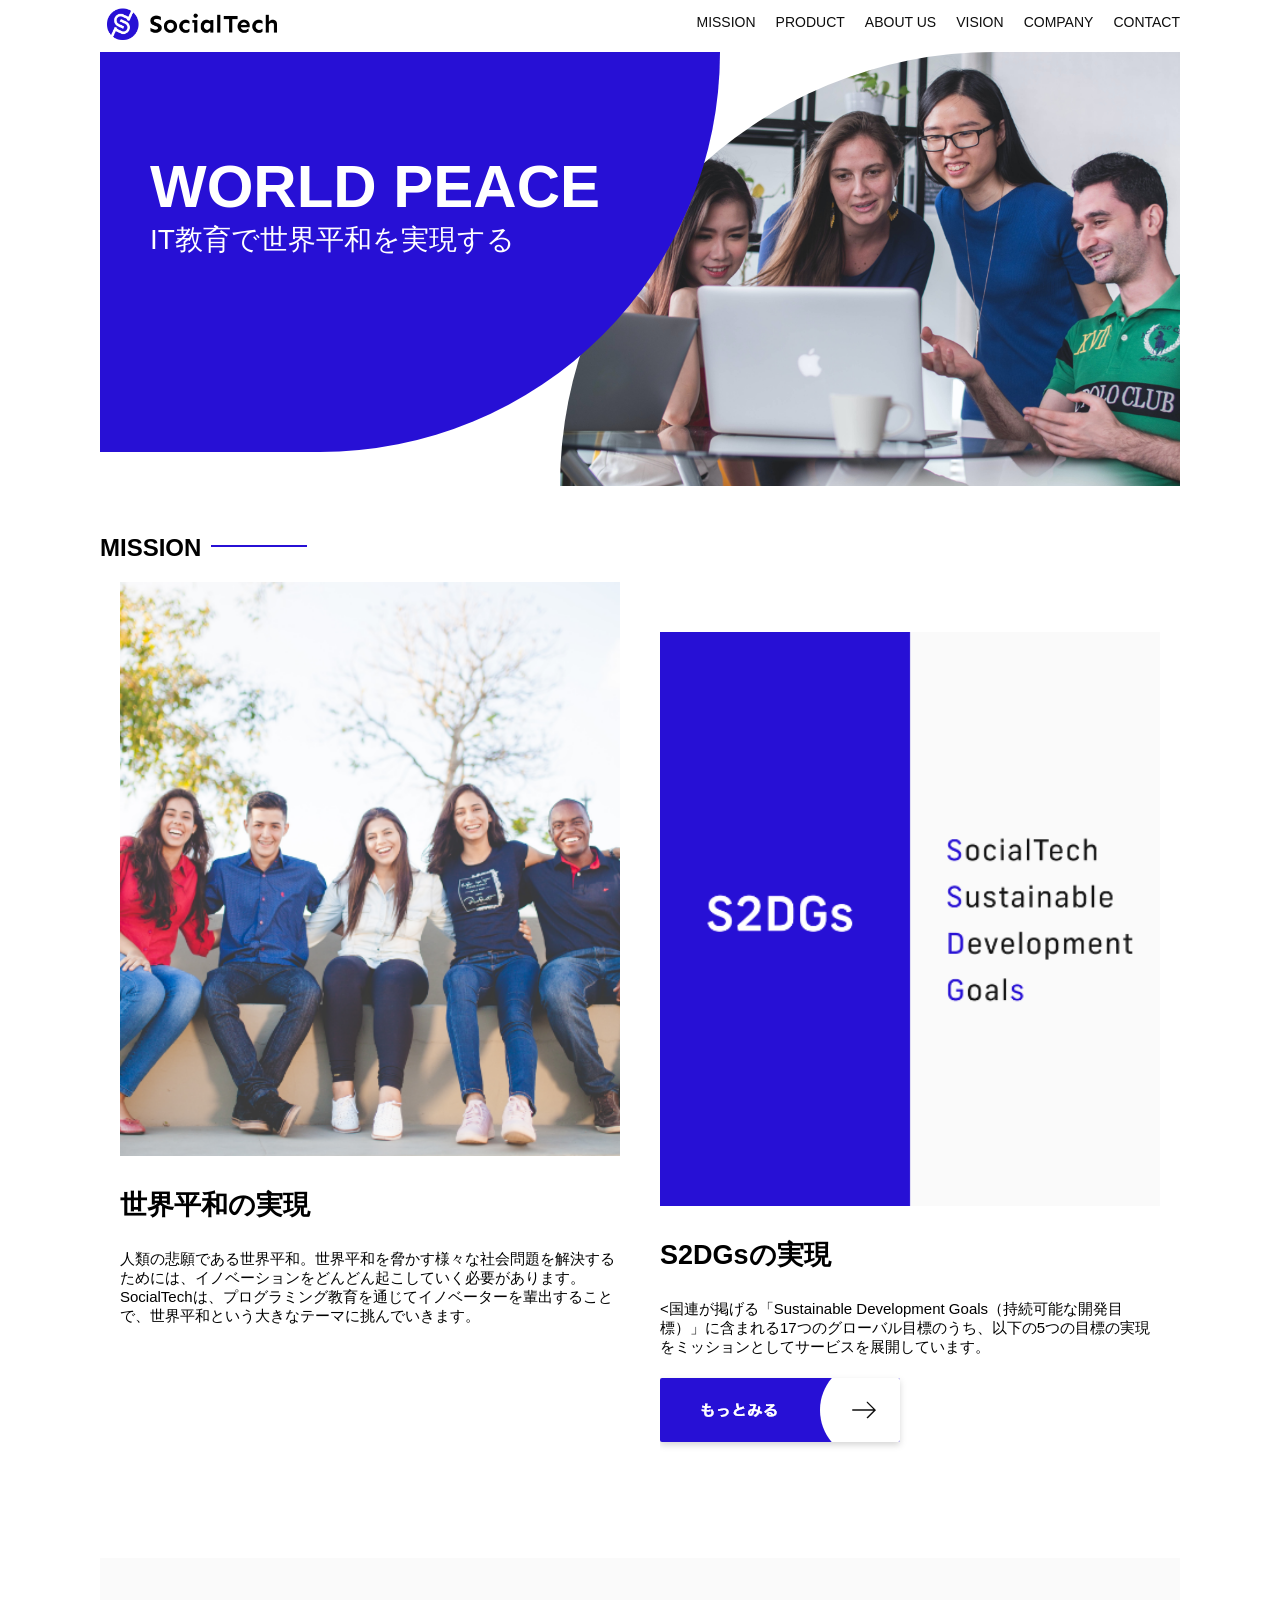
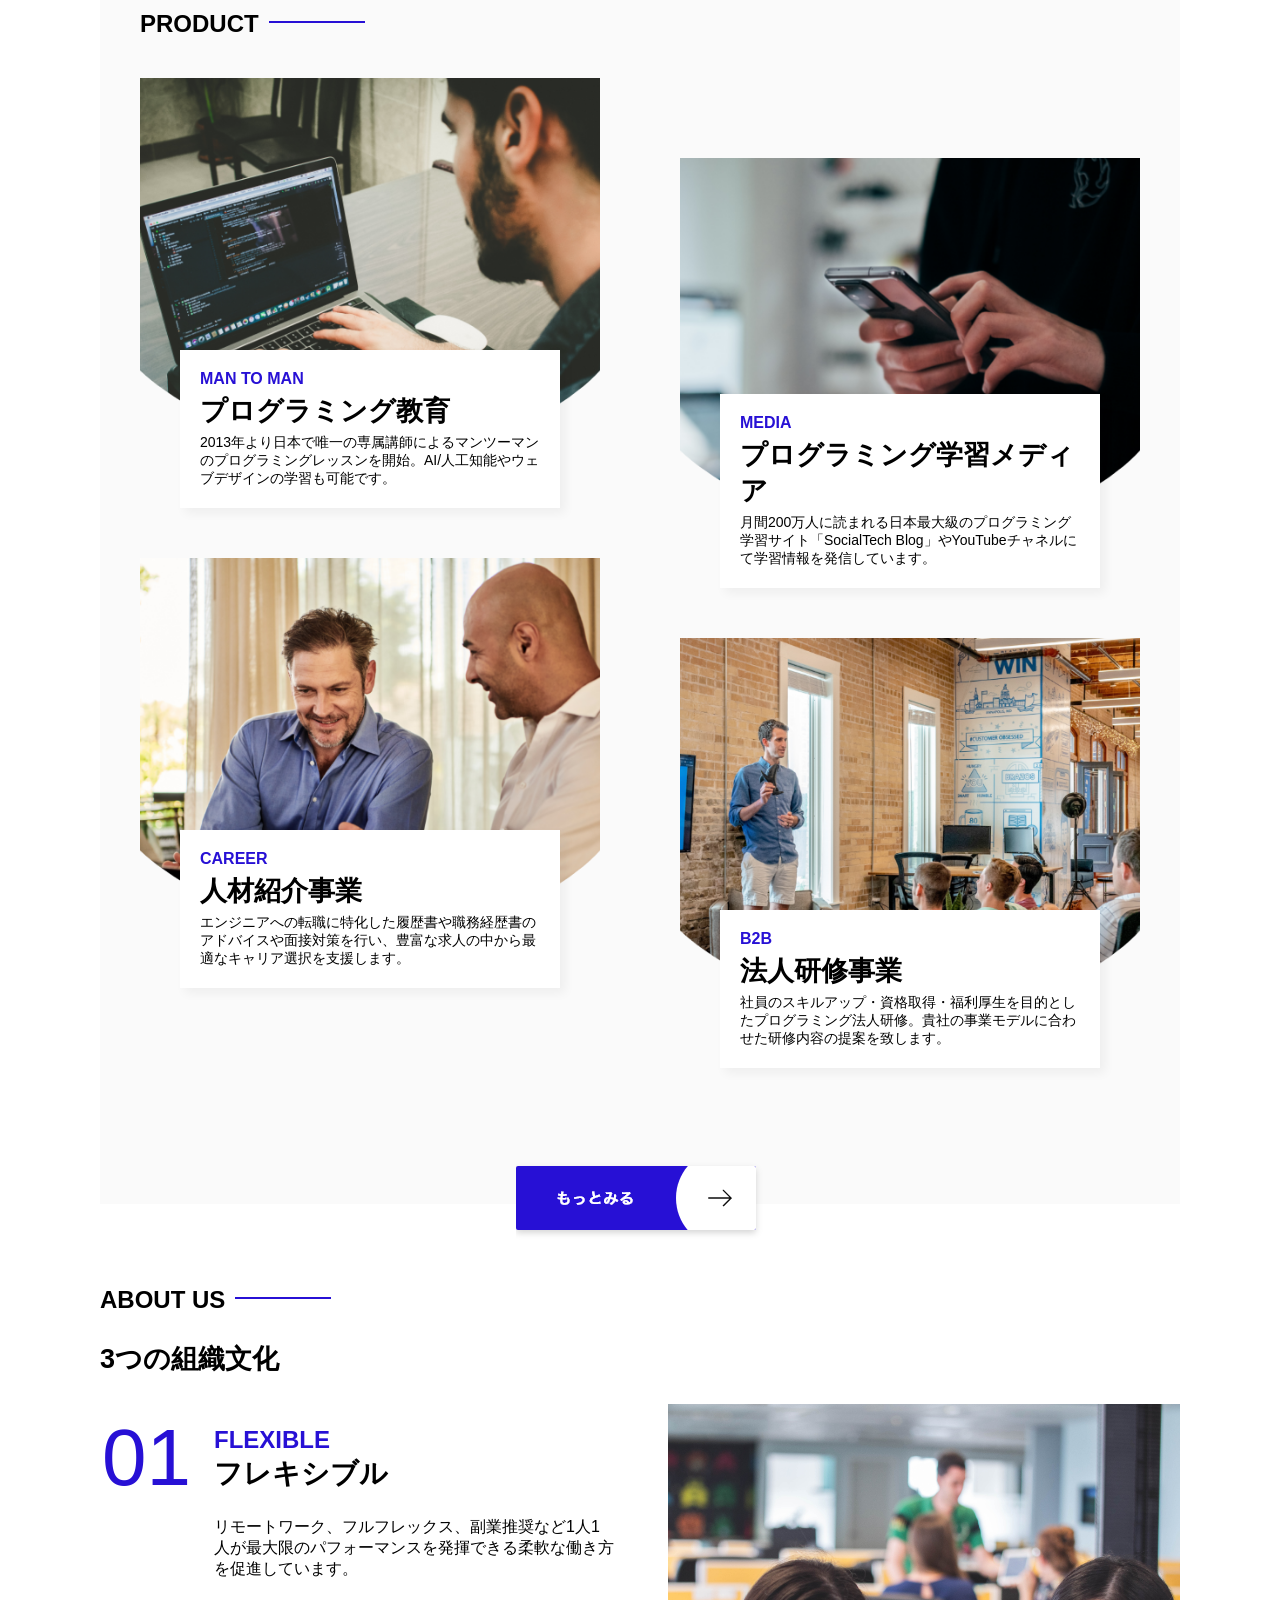
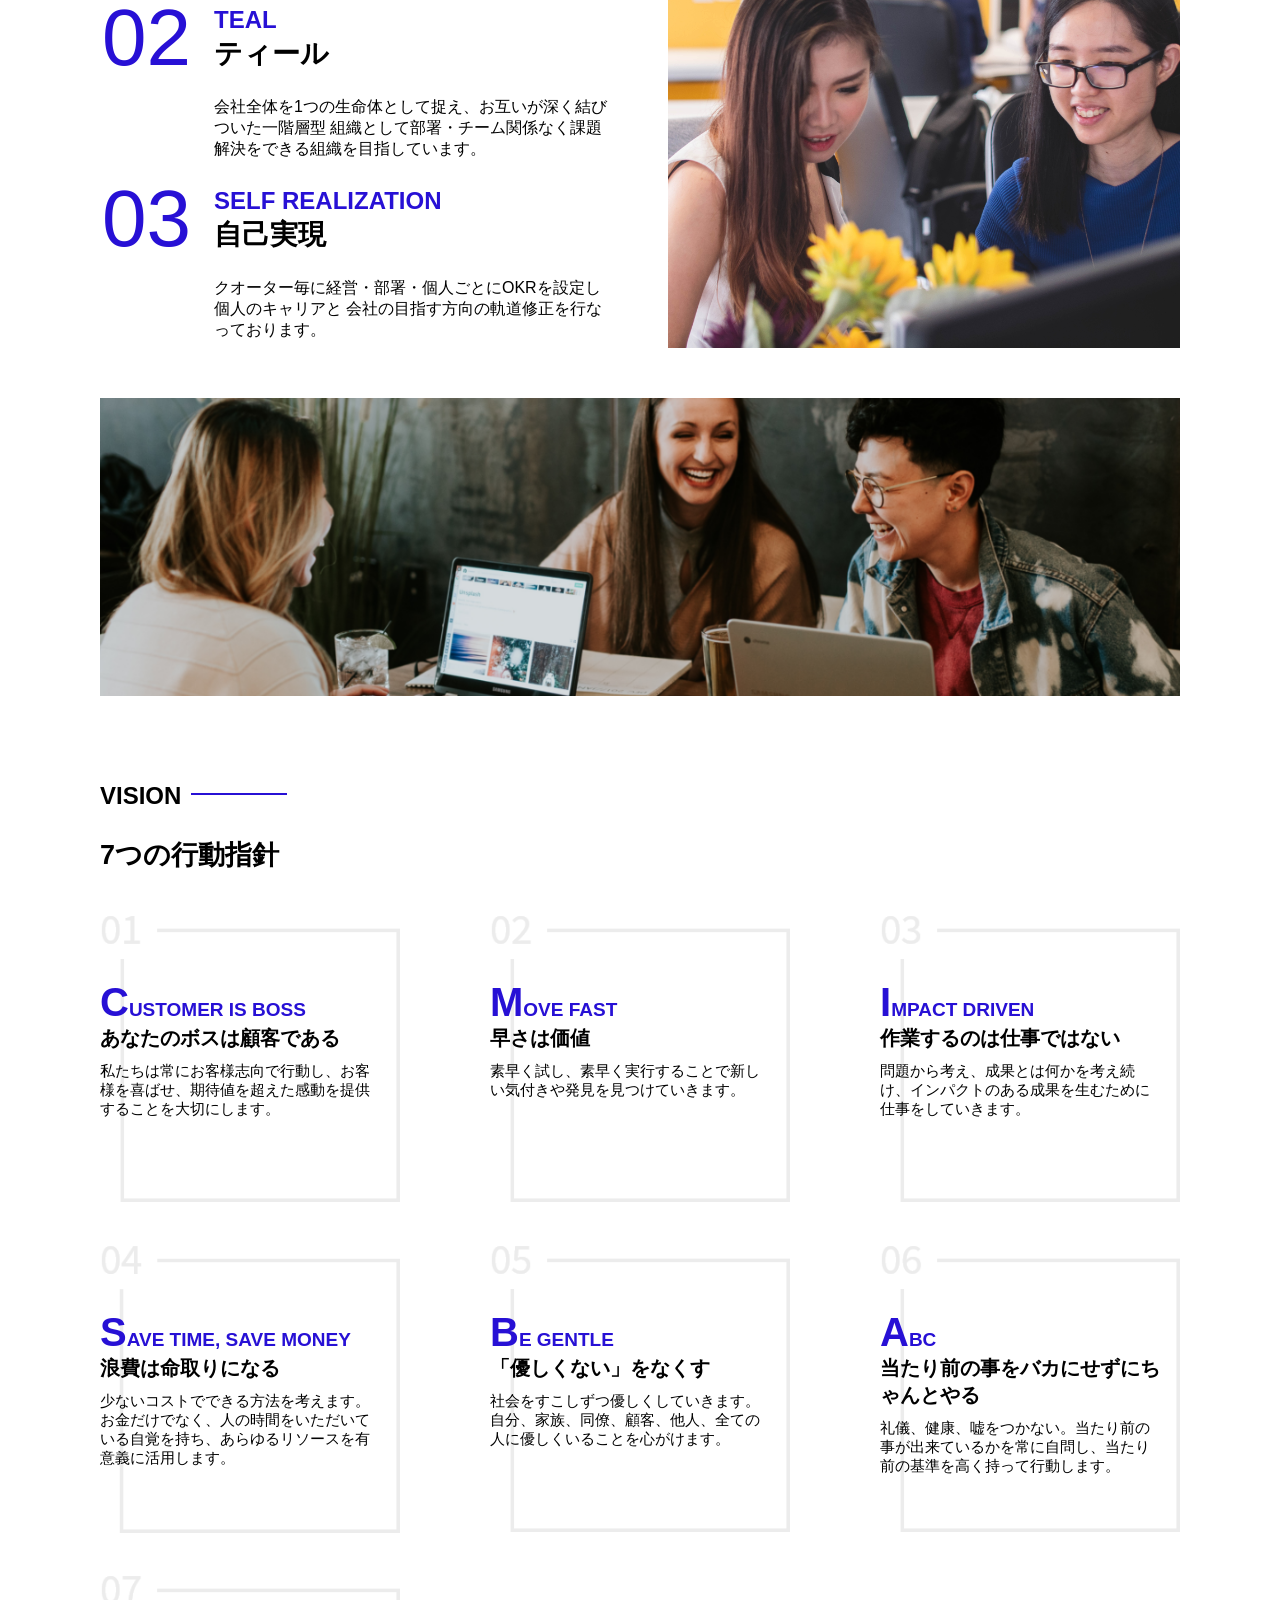
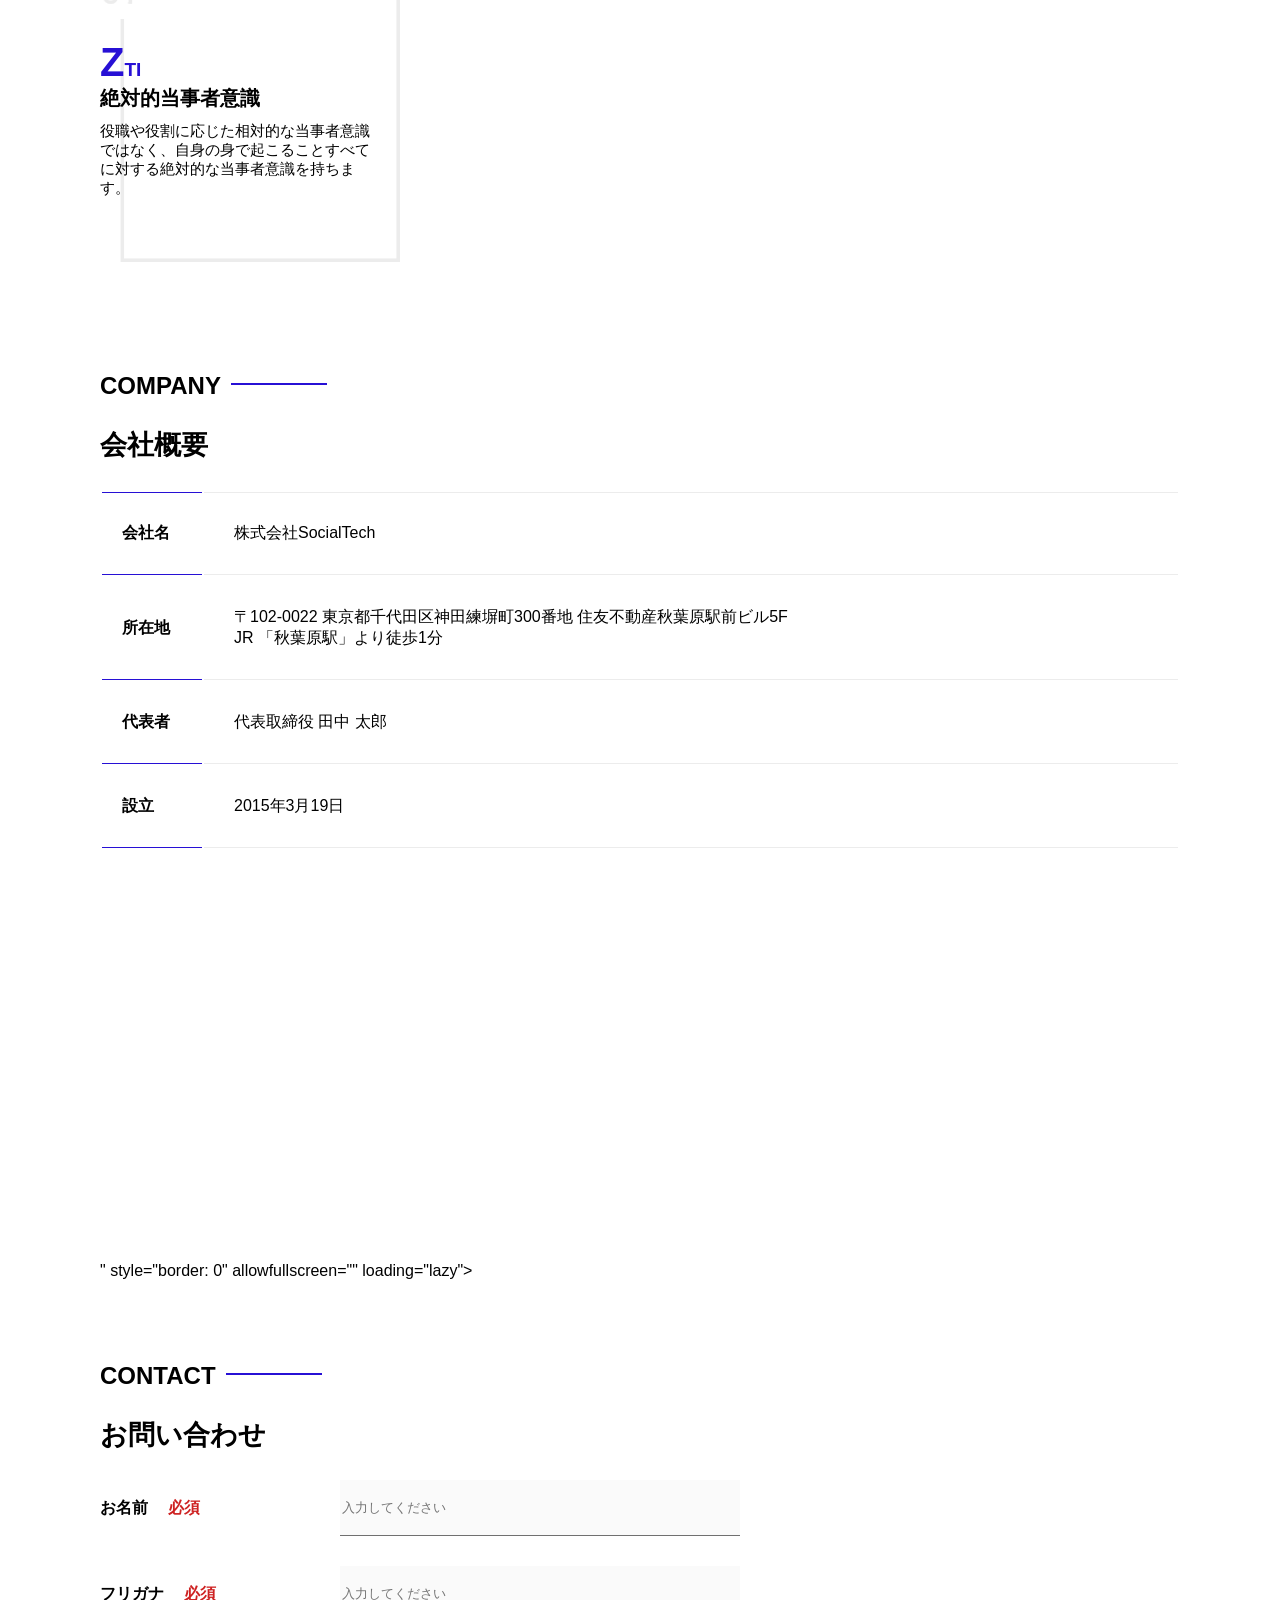
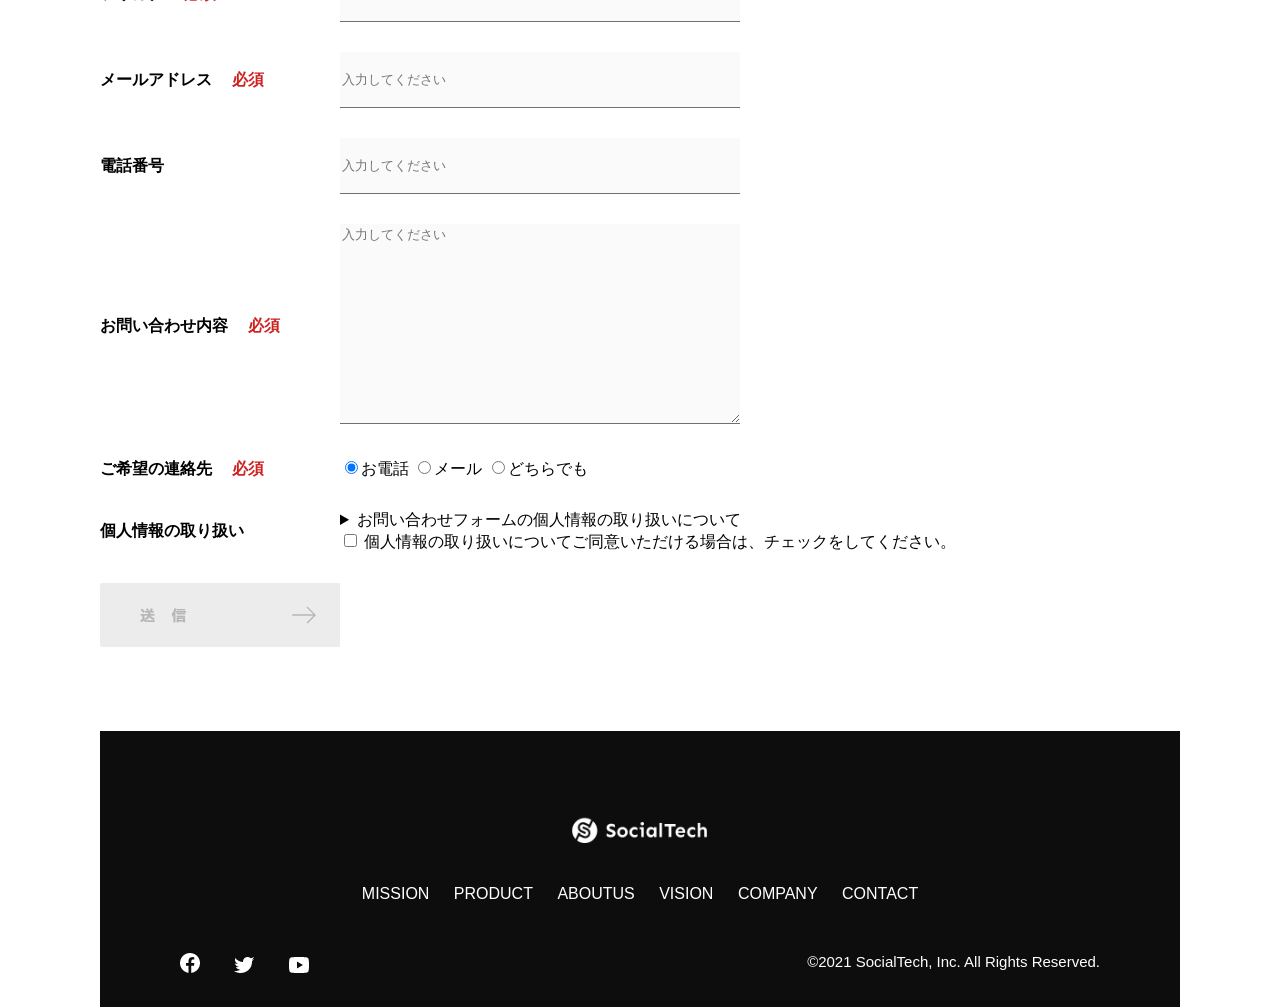
<file: index.html>
<!DOCTYPE html>
<html>
<head>
  <title>SocialTech</title>
  <meta charset="UTF-8">
  <meta name="description" content="SocialTechはEdTech業界のリーディングカンパニーを目指します。">
  <meta name="viewport" content="width=device-width, initial-scale=1.0">
  <link rel="stylesheet" href="style.css">
</head>

<body>
  <!-- ヘッダー -->
  <header>
    <!-- ロゴ -->
    <a href="index.html" id="logo"><img src="images/logo.png" alt="トップページに戻る"></a>

     <!-- PC用ナビゲーション -->
    <nav id="nav-pc">
       <ul>
        <li><a href="mission.html">MISSION</a></li>
        <li><a href="product.html">PRODUCT</a></li>
        <li><a href="index.html#aboutus">ABOUT US</a></li>
        <li><a href="index.html#vision">VISION</a></li>
        <li><a href="index.html#company">COMPANY</a></li>
        <li><a href="index.html#contact">CONTACT</a></li>
       </ul>
   </nav>
   <!-- スマホ用メニューボタン-->
    <button id="menu-sp" onclick="document.getElementById('nav-sp').style.display = 'block'">
      <img src="images/button-menu.png" alt="ナビゲーションを開く">
    </button>
    <!-- スマホ用ナビゲーション-->
     <div id="nav-sp">
      <button id="close" onclick="document.getElementById('nav-sp').style.display = 'none'">
        <img src="images/button-close.png" alt="ナビゲーションを閉じる">
      </button>

      <nav>
        <ul>
          <li>
            <a id="logo-sp" href="index.html" onclick="document.getElementById('nav-sp').style.display = 'none'"><img src="images/logo-sp.png" alt="トップページに戻る"></a>
          </li>
          <li><a class="menu" href="mission.html" onclick="document.getElementById('nav-sp').style.display = 'none'">MISSION</a></li>
          <li><a class="menu" href="product.html" onclick="document.getElementById('nav-sp').style.display = 'none'">PRODUCT</a></li>
          <li><a class="menu" href="index.html#aboutus" onclick="document.getElementById('nav-sp').style.display = 'none'">ABOUTUS</a></li>
          <li><a class="menu" href="index.html#vision" onclick="document.getElementById('nav-sp').style.display = 'none'">VISION</a></li>
          <li><a class="menu" href="index.html#company" onclick="document.getElementById('nav-sp').style.display = 'none'">COMPANY</a></li>
          <li><a class="menu" href="index.html#contact" onclick="document.getElementById('nav-sp').style.display = 'none'">CONTACT</a></li>
        </ul>
      </nav>
      <div id="sns">
        <a href="https://www.facebook.com/sejuku2013">
          <img src="images/button-facebook.png" alt="FaceBookのリンク">
        </a>
        <a href="https://twitter.com/samuraijuku">
          <img src="images/button-twitter.png" alt="Twitterのリンク">
        </a>
        <a href="https://www.youtube.com/channel/UCCFOQO5aDK0xXam4cUQXT8g">
          <img src="images/button-youtube.png" alt="YouTubeのリンク">
        </a>
      </div>
     </div>
  </header>
  <main>
    <article>
      <!-- メインビジュアル -->
      <section id="main-visual">
        <div id="main-message">
            <h1>WORLD PEACE</h1>
            <p>IT教育で世界平和を実現する</p>
        </div>
        <img src="images/index/index-main.png" alt="PCの周りに集まる多国籍の仲間たち">
      </section>
      <!--ミッション-->
      <section id="mission">
        <h2 class="index-h2">MISSION</h2>
        <div id="mission-flex">
          <div>
            <img id="mission-photo" src="images/index/index-mission.png" alt="屋外のベンチで写真を撮影する多国籍の仲間たち">
            <h3>世界平和の実現</h3>
            <p>
              人類の悲願である世界平和。世界平和を脅かす様々な社会問題を解決するためには、イノベーションをどんどん起こしていく必要があります。SocialTechは、プログラミング教育を通じてイノベーターを輩出することで、世界平和という大きなテーマに挑んでいきます。
            </p>
          </div>
          <div>
            <img id="s2dgs" src="images/index//s2dgs.png" alt="S2DGs">
            <h3>S2DGsの実現</h3>
            <p><国連が掲げる「Sustainable Development Goals（持続可能な開発目標）」に含まれる17つのグローバル目標のうち、以下の5つの目標の実現をミッションとしてサービスを展開しています。</p>
            <a href="mission.html">
              <img src="images/button-more.png" alt="もっとみる">
            </a>
          </div>
        </div>
      </section>
     <!-- プロダクト -->
      <section id="product">
        <h2 class="index-h2">PRODUCT</h2>
        <div class="product-flex">
          <div id="product-left">
            <div>
              <img class="product-photo" src="images/index/index-mantoman.png" alt="PCでコードを書く男性">
              <div class="product-explain">
                <span>MAN TO MAN</span>
                <h3>プログラミング教育</h3>
                <p>2013年より日本で唯一の専属講師によるマンツーマンのプログラミングレッスンを開始。AI/人工知能やウェブデザインの学習も可能です。</p>
              </div>
            </div>
            <div>
              <img class="product-photo" src="images/index/index-career.png" alt="笑顔で話し合う2人の男性">
              <div class="product-explain">
                <span>CAREER</span>
                <h3>人材紹介事業</h3>
                <p>エンジニアへの転職に特化した履歴書や職務経歴書のアドバイスや面接対策を行い、豊富な求人の中から最適なキャリア選択を支援します。</p>
              </div>
            </div>
          </div>
          <div id="product-right">
            <div>
              <img class="product-photo" src="images/index/index-media.png" alt="スマートフォンを操作する人">
              <div class="product-explain">
                <span>MEDIA</span>
                <h3>プログラミング学習メディア</h3>
                <p>月間200万人に読まれる日本最大級のプログラミング学習サイト「SocialTech Blog」やYouTubeチャネルにて学習情報を発信しています。</p>
            </div>
          </div>
          <div>
            <img class="product-photo" src="images/index/index-b2b.png" alt="講演中の男性とそれを聴く人々">
            <div class="product-explain">
              <span>B2B</span>
              <h3>法人研修事業</h3>
              <p>社員のスキルアップ・資格取得・福利厚生を目的としたプログラミング法人研修。貴社の事業モデルに合わせた研修内容の提案を致します。</p>
            </div>
          </div>
         </div>
        </div>
        <div id="product-more">
          <a href="product.html">
            <img src="images/button-more.png" alt="もっと見る">
          </a>
        </div>
      </section>
      <!-- ABOUTUS-->
      <section id="aboutus">
        <h2 class="index-h2">ABOUT US</h2>
        <h3>3つの組織文化</h3>
        <div>
          <table class="culture-table">
            <tr>
              <td class="culture-num">01</td>
              <th><span class="culture-en">FLEXIBLE</span><br>フレキシブル</th>
            </tr>
            <tr>
              <td>
                <!--空のセル-->
              </td>
              <td class="culture-description">リモートワーク、フルフレックス、副業推奨など1人1人が最大限のパフォーマンスを発揮できる柔軟な働き方を促進しています。</td>
            </tr>
            <tr>
              <td class="culture-num">02</td>
              <th><span class="culture-en">TEAL</span><br>ティール</th>
            </tr>
            <tr>
              <td>
                <!--空のセル-->
              </td>
              <td class="culture-description">会社全体を1つの生命体として捉え、お互いが深く結びついた一階層型 組織として部署・チーム関係なく課題解決をできる組織を目指しています。</td>
            </tr>
            <tr>
              <td class="culture-num">03</td>
              <th><span class="culture-en">SELF REALIZATION</span><br>自己実現</th>
            </tr>
            <tr>
              <td>
                <!--空のセル-->
              </td>
              <td class="culture-description">クオーター毎に経営・部署・個人ごとにOKRを設定し個人のキャリアと 会社の目指す方向の軌道修正を行なっております。</td>
            </tr>
          </table>
          <img class="culture-img" src="images/index/index-aboutus1.png" alt="笑顔で話し合う2人の女性">
        </div>
        <img class="culture-img2" src="images/index/index-aboutus2.png" alt="笑顔で話し合う3人の男女">
      </section>
      <!-- VISION -->
       <section id="vision">
         <h2 class="index-h2">VISION</h2>
         <h3>7つの行動指針</h3>
         <div>
           <div class="vision-box">
             <img src="images/index/vision-01.png" alt="01">
             <div>
               <h4>CUSTOMER IS BOSS</h4>
               <h5>あなたのボスは顧客である</h5>
               <p>私たちは常にお客様志向で行動し、お客様を喜ばせ、期待値を超えた感動を提供することを大切にします。</p>
             </div>
           </div>
             <div class="vision-box">
              <img src="images/index/vision-02.png" alt="02">
              <div>
                <h4>MOVE FAST</h4>
                <h5>早さは価値</h5>
                <p>素早く試し、素早く実行することで新しい気付きや発見を見つけていきます。</p>
              </div>
             </div>
             <div class="vision-box">
               <img src="images/index/vision-03.png" alt="03">
               <div>
                 <h4>IMPACT DRIVEN</h4>
                 <h5>作業するのは仕事ではない</h5>
                 <p>問題から考え、成果とは何かを考え続け、インパクトのある成果を生むために仕事をしていきます。</p>
               </div>
             </div>
             <div class="vision-box">
               <img src="images/index/vision-04.png" alt="04">
               <div>
                 <h4>SAVE TIME, SAVE MONEY</h4>
                 <h5>浪費は命取りになる</h5>
                 <p>少ないコストでできる方法を考えます。お金だけでなく、人の時間をいただいている自覚を持ち、あらゆるリソースを有意義に活用します。</p>
               </div>
             </div>
             <div class="vision-box">
               <img src="images/index/vision-05.png" alt="05">
               <div>
                 <h4>BE GENTLE</h4>
                 <h5>「優しくない」をなくす</h5>
                 <p>社会をすこしずつ優しくしていきます。自分、家族、同僚、顧客、他人、全ての人に優しくいることを心がけます。</p>
               </div>
             </div>
             <div class="vision-box">
               <img src="images/index/vision-06.png" alt="06">
               <div>
                 <h4>ABC</h4>
                 <h5>当たり前の事をバカにせずにちゃんとやる</h5>
                 <p>礼儀、健康、嘘をつかない。当たり前の事が出来ているかを常に自問し、当たり前の基準を高く持って行動します。</p>
               </div>
             </div>
             <div class="vision-box">
               <img src="images/index/vision-07.png" alt="07">
               <div>
                 <h4>ZTI</h4>
                 <h5>絶対的当事者意識</h5>
                 <p>役職や役割に応じた相対的な当事者意識ではなく、自身の身で起こることすべてに対する絶対的な当事者意識を持ちます。</p>
               </div>
             </div>
         </div>
       </section>
     <!-- COMPANY -->
     <section id="company">
      <h2 class="index-h2">COMPANY</h2>
      <h3>会社概要</h3>
        <table id="company-table">
          <tr>
            <th class="tableheader tableheader-first">会社名</th>
            <td class="cell cell-first">株式会社SocialTech</td>
          </tr>
          <tr>
            <th class="tableheader">所在地</th>
            <td class="cell">〒102-0022 東京都千代田区神田練塀町300番地 住友不動産秋葉原駅前ビル5F<br>JR 「秋葉原駅」より徒歩1分</td>
          </tr>
          <tr>
            <th class="tableheader">代表者</th>
            <td class="cell">代表取締役 田中 太郎</td>
          </tr>
          <tr>
           <th class="tableheader">設立</th>
           <td class="cell">2015年3月19日</td>
          </tr>
        </table>
<iframe
src="https://www.google.com/maps/embed?pb=!1m18!1m12!1m3!1d3240.0688540195165!2d139.7746526!3d35.6999232!2m3!1f0!2f0!3f0!3m2!1i1024!2i768!4f13.1!3m3!1m2!1s0x60188fee13660e23%3A0x77137876edf742ac!2z5L2P5Y-L5LiN5YuV55Sj56eL6JGJ5Y6f6aeF5YmN44OT44Or!5e0!3m2!1sja!2sjp!4v1777847545727!5m2!1sja!2sjp" width="600" height="450" style="border:0;" allowfullscreen="" loading="lazy" referrerpolicy="no-referrer-when-downgrade"></iframe>"
style="border: 0" allowfullscreen="" loading="lazy">
</iframe>
     </section>
  <!-- お問い合わせフォーム -->
  <section id="contact">
    <h2 class="index-h2">CONTACT</h2>
    <h3>お問い合わせ</h3>
    <form>
      <div>
        <div class="contact-heading">
          <label class="contact-label">お名前<span class="contact-span">必須</span></label>
        </div>
        <div>
          <input type="text" name="name" placeholder="入力してください" class="contact-textbox">
        </div>
      </div>
      <div>
        <div class="contact-heading">
          <label class="contact-label">フリガナ<span class="contact-span">必須</span></label>
        </div>
        <div>
          <input type="text" name="hurigana" placeholder="入力してください" class="contact-textbox">
        </div>
      </div>
      <div>
        <div class="contact-heading">
          <label class="contact-label">メールアドレス<span class="contact-span">必須</span></label>
        </div>
        <div>
          <input type="text" name="email" placeholder="入力してください" class="contact-textbox">
        </div>
      </div>
      <div>
        <div class="contact-heading">
          <label class="contact-label">電話番号</label>
        </div>
        <div>
          <input type="text" name="tel" placeholder="入力してください" class="contact-textbox">
        </div>
      </div>
      <div>
        <div class="contact-heading">
          <label class="contact-label">お問い合わせ内容<span class="contact-span">必須</span></label>
        </div>
        <div>
         <textarea class="contact-textarea" placeholder="入力してください" name="message"></textarea>
        </div>
      </div>
      <div>
        <div class="contact-heading">
          <label class="contact-label">ご希望の連絡先<span class="contact-span">必須</span></label>
        </div>
        <div>
          <input class="radiobutton" type="radio" value="tel" name="contact" checked><label>お電話</label>
          <input class="radiobutton" type="radio" value="mail" name="contact"><label>メール</label>
          <input class="radiobutton" type="radio" value="both" name="contact"><label>どちらでも</label>
        </div>
      </div>
         <div>
          <div class="contact-heading">
            <label class="contact-label">個人情報の取り扱い</label>
          </div>
          <div>
            <details>
              <summary>お問い合わせフォームの個人情報の取り扱いについて</summary>
              <div>
                <dl>
                  <dt>1. 組織の名称又は氏名</dt>
                  <dd>株式会社SocialTech</dd>
                  <dt>2. 個人情報穂木管理者（若しくはその代理人）の氏名又は職名、所属及び連絡先</dt>
                  <dd>
                    <p>鈴木 一郎 コーポレート部</p>
                    <p>メールアドレス : samurai@exaple.com</p>
                    <p>TEL : 03-1234-5678</p>
                  </dd>
                  <dt>3. 個人情報の利用目的</dt>
                  <dd>
                    <ul>
                      <li>本サービス及び本サービスに関連する情報の提供又はそれらに関する連絡のため</li>
                      <li>ユーザー本人確認のため</li>
                      <li>当社サービスのご案内のため</li>
                      <li>当社の商品などの広告または宣伝（電子メールによるものを含むとします。）</li>
                    </ul>
                  </dd>
                  <dt>4. 個人情報の取り扱い業務の委託</dt>
                  <dd>個人情報の取り扱い業務の全部または一部を外部に業務委託する場合があります。その際、弊社は、個人情報を適切に保護できる管理体制を敷き実行していることを条件として委託先を厳選したうえで、機密保持契約を委託先と締結し、お客様の個人情報を厳密に管理させます。</dd>
                  <dt>5. 個人情報の開示等の請求</dt>
                  <dd>
                    お客様は、弊社に対してご自身の個人情報の開示等（利用目的の通知、開示、内容の訂正・追加・削除、利用の停止または消去、第三者への提供の停止）に関して、当社問合わせ窓口に申し出ることができます。<br>
                    その際、弊社はお客様ご本人を確認させていただいた上で、合理的な期間内に対応いたします。<br>
                    尚、個人情報に関する弊社問合わせ先は、次の通りです。
                  </dd>
                  <dd>
                    <p>株式会社SocialTech 個人情報問合せ窓口</p>
                    <p>〒150-0043  東京都千代田区神田練塀町300番地 住友不動産秋葉原駅前ビル5F</p>
                    <p>メールアドレス：samurai@exaple.com  TEL：03-1234-5678</p>
                  </dd>

                  <dt>6. 個人情報を提供されることいの任意性について</dt>
                  <dd>お客様がご自身の個人情報を弊社に提供されるか否かは、お客様のご判断によりますが、もしご提供されない場合には、適切なサービスが提供できない場合がありますので予めご了承ください。</dd>
                </dl>
              </div>
            </details>
            <input type="checkbox" name="agree">
            <span>個人情報の取り扱いについてご同意いただける場合は、チェックをしてください。</span>
          </div>
         </div>
          <input type="image" src="images/button-submit.png" alt="送信する">
    </form>
  </section>
    </article>
  </main>

   <footer>
    <div id="footer-logo">
      <img src="images/logo-sp.png" alt="SocialTech">
    </div>
    <div id="footer-link">
      <a href="mission.html">MISSION</a>
      <a href="product.html">PRODUCT</a>
      <a href="index.html#aboutus">ABOUTUS</a>
      <a href="index.html#vision">VISION</a>
      <a href="index.html#company">COMPANY</a>
      <a href="index.html#contact">CONTACT</a>
    </div>
     <div id="sns-footer">
      <div class="sns-btns">
       <a href="https://www.facebook.com/sejuku2013"><img src="images/button-facebook.png" alt="Facebookのリンクへ"></a>
       <a href="https://twitter.com/samuraijuku"><img src="images/button-twitter.png" alt="Twitterのリンクへ"></a>
       <a href="https://www.youtube.com/channel/UCCFOQO5aDK0xXam4cUQXT8g"><img src="images/button-youtube.png" alt="YouTubeへのリンクへ"></a>
      </div>
      <p id="copyright">&copy;2021 SocialTech, Inc. All Rights Reserved.</p>
     </div>
    </div>
   </footer>
</body>

</html>
</file>
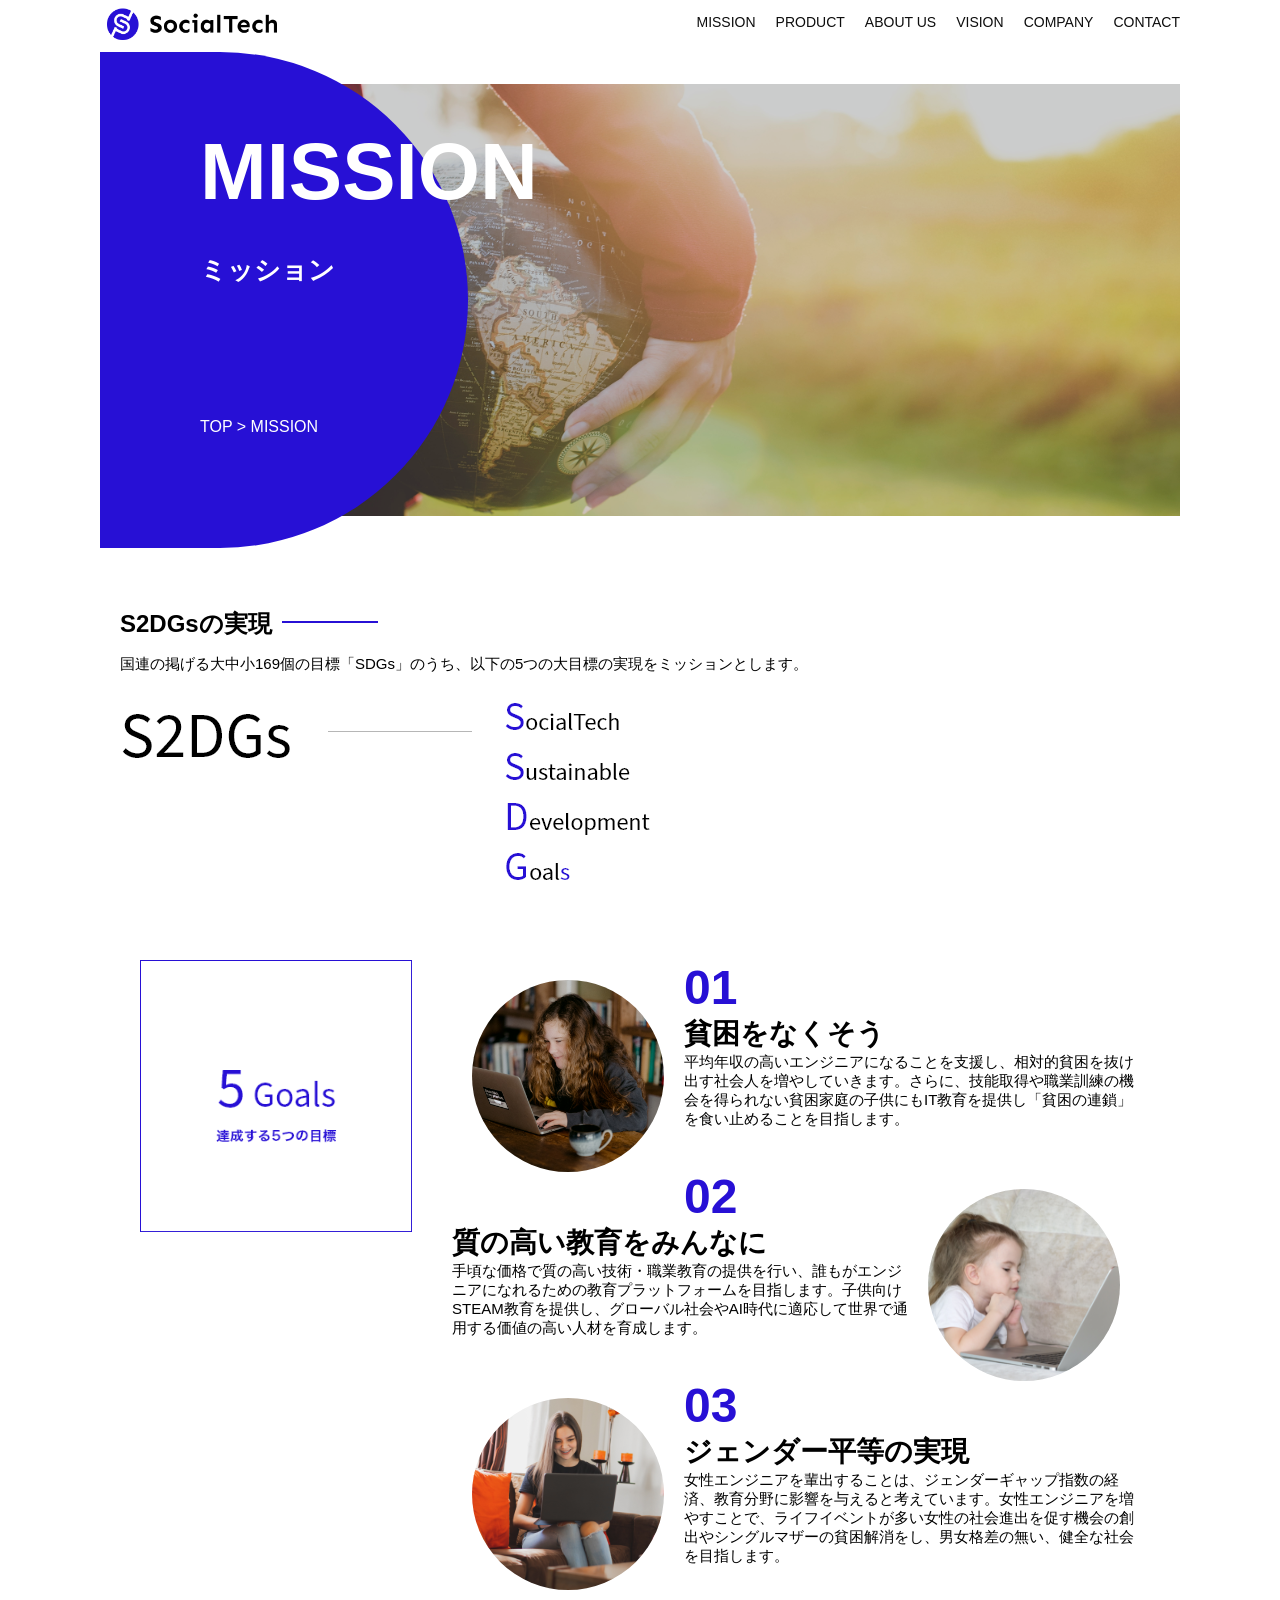
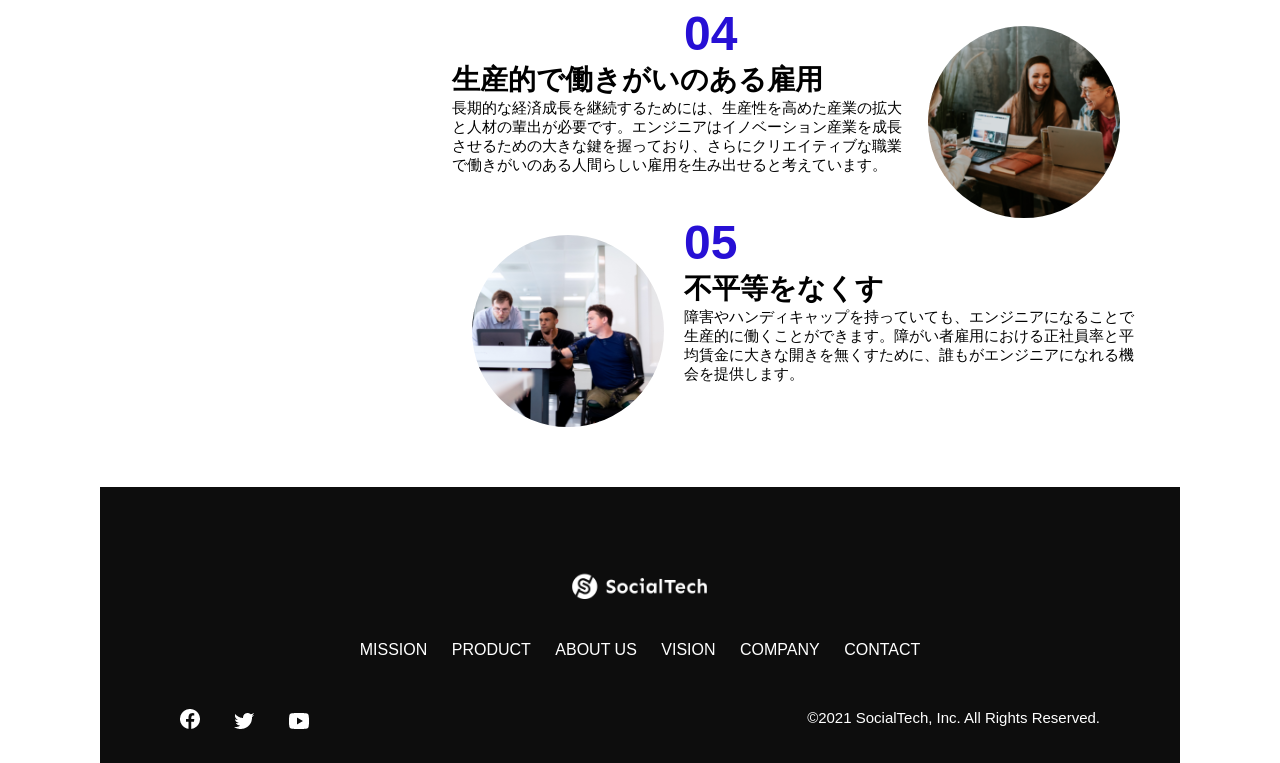
<file: mission.html>
<!DOCTYPE html>
<html>
 <head>
  <title>SocialTech - MISSION ミッション -</title>
  <meta charset="utf-8">
  <meta name="description" content="SocialTechが目指す5つの目標(S2DGs)を紹介します">
  <meta name="viewport" content="width=device-width, initial-scale=1.0">
  <link rel="stylesheet" href="style.css">
 </head>

 <body>
  <!-- ヘッダー -->
   <header>
    <!-- ロゴ -->
    <a href="index.html" id="logo">
      <img src="images/logo.png" alt="トップページに戻る">
    </a>

    <!-- PC用ナビゲーション -->
    <nav id="nav-pc">
      <ul>
        <li><a href="mission.html">MISSION</a></li>
        <li><a href="product.html">PRODUCT</a></li>
        <li><a href="index.html#aboutus">ABOUT US</a></li>
        <li><a href="index.html#vision">VISION</a></li>
        <li><a href="index.html#company">COMPANY</a></li>
        <li><a href="index.html#contact">CONTACT</a></li>
      </ul>
    </nav>

    <!-- スマホ用メニューボタン -->
    <button id="menu-sp" onclick="document.getElementById('nav-sp').style.display = 'block'">
      <img src="images/button-menu.png" alt="ナビゲーションを開く">
    </button>

    <!-- スマホ用ナビゲーション -->
    <div id="nav-sp">
      <button id="close" onclick="document.getElementById('nav-sp').style.display = 'none'">
        <img src="images/button-close.png" alt="ナビゲーションを閉じる">
      </button>

      <nav>
        <ul>
          <li>
            <a id="logo-sp" href="index.html" onclick="document.getElementById('nav-sp').style.display = 'none'"><img src="images/logo-sp.png" alt="トップページに戻る"></a>
          </li>
          <li><a class="menu" href="mission.html" onclick="document.getElementById('nav-sp').style.display = 'none'">MISSION</a></li>
          <li><a class="menu" href="product.html" onclick="document.getElementById('nav-sp').style.display = 'none'">PRODUCT</a></li>
          <li><a class="menu" href="index.html#aboutus" onclick="document.getElementById('nav-sp').style.display = 'none'">ABOUT US</a></li>
          <li><a class="menu" href="index.html#vision" onclick="document.getElementById('nav-sp').style.display = 'none'">VISION</a></li>
          <li><a class="menu" href="index.html#company" onclick="document.getElementById('nav-sp').style.display = 'none'">COMPANY</a></li>
          <li><a class="menu" href="index.html#contact" onclick="document.getElementById('nav-sp').style.display = 'none'">CONTACT</a></li>
        </ul>
      </nav>
      <div id="sns">
        <a href="https://facebook.com/sejuku2013">
          <img src="images/button-facebook.png" alt="Facebookのリンク">
        </a>
        <a href="https://twitter.com/samuraijuku">
          <img src="images/button-twitter.png" alt="Twitterのリンク">
        </a>
        <a href="https://www.youtube.com/channel/UCCFOQO5aDK0xXam4cUQXT8g">
          <img src="images/button-youtube.png" alt="YouTubeのリンク">
        </a>
      </div>
    </div>
   </header>

   <main>
    <article>
      <section id="mission-main">
        <div class="mission-main-inner">
          <div id="mission-title">
            <h1>MISSION<br><span>ミッション</span></h1>
            <p>TOP > MISSION</p>
          </div>
        </div>
      </section>

      <section id="mission-s2dgs">
        <h2 class="mission-s2dgs">S2DGsの実現</h2>
        <p>国連の掲げる大中小169個の目標「SDGs」のうち、以下の5つの大目標の実現をミッションとします。</p>
        <img src="images/mission/mission-s2dgs.png" alt="S2DGs">
      </section>

      <section id="mission-five-goals">
        <div class="five-goals-image">
          <img src="images/mission/mission-5goals.png" alt="5Goals">
        </div>
        <div class="five-goals-read">
          <div>
            <img class="fivegoals-image-left" src="images/mission/mission-5goals01.png" alt="PCを操作する女の子">
            <span class="fivegoals-number">01</span>
            <h3 class="fivegoals-h3">貧困をなくそう</h3>
            <p class="fivegoals-p">平均年収の高いエンジニアになることを支援し、相対的貧困を抜け出す社会人を増やしていきます。さらに、技能取得や職業訓練の機会を得られない貧困家庭の子供にもIT教育を提供し「貧困の連鎖」を食い止めることを目指します。</p>
          </div>
          <div>
            <img class="fivegoals-image-right" src="images/mission/mission-5goals02.png" alt="PCを見つめる女の子">
            <span class="fivegoals-number">02</span>
            <h3 class="fivegoals-h3">質の高い教育をみんなに</h3>
            <p class="fivegoals-p">手頃な価格で質の高い技術・職業教育の提供を行い、誰もがエンジニアになれるための教育プラットフォームを目指します。子供向けSTEAM教育を提供し、グローバル社会やAI時代に適応して世界で通用する価値の高い人材を育成します。</p>
          </div>
          <div>
            <img class="fivegoals-image-left" src="images/mission/mission-5goals03.png" alt="PCを操作する女性">
            <span class="fivegoals-number">03</span>
            <h3 class="fivegoals-h3">ジェンダー平等の実現</h3>
            <p class="fivegoals-p">女性エンジニアを輩出することは、ジェンダーギャップ指数の経済、教育分野に影響を与えると考えています。女性エンジニアを増やすことで、ライフイベントが多い女性の社会進出を促す機会の創出やシングルマザーの貧困解消をし、男女格差の無い、健全な社会を目指します。</p> 
          </div>
          <div>
            <img class="fivegoals-image-right" src="images/mission/mission-5goals04.png" alt="笑顔で話し合う3人の男女">
            <span class="fivegoals-number">04</span>
            <h3 class="fivegoals-h3">生産的で働きがいのある雇用</h3>
            <p class="fivegoals-p">長期的な経済成長を継続するためには、生産性を高めた産業の拡大と人材の輩出が必要です。エンジニアはイノベーション産業を成長させるための大きな鍵を握っており、さらにクリエイティブな職業で働きがいのある人間らしい雇用を生み出せると考えています。</p>
          </div>
          <div>
            <img class="fivegoals-image-left" src="images/mission/mission-5goals05.png" alt="障害を持つ男性が生き生きと働く様子">
            <span class="fivegoals-number">05</span>
            <h3 class="fivegoals-h3">不平等をなくす</h3>
            <p class="fivegoals-p">障害やハンディキャップを持っていても、エンジニアになることで生産的に働くことができます。障がい者雇用における正社員率と平均賃金に大きな開きを無くすために、誰もがエンジニアになれる機会を提供します。</p>
          </div>
        </div>
      </section>
    </article>
   </main>

   <footer>
    <div id="footer-logo">
      <img src="images/logo-sp.png" alt="SocialTech">
    </div>
    <div id="footer-link">
      <a href="mission.html">MISSION</a>
      <a href="product.html">PRODUCT</a>
      <a href="index.html#aboutus">ABOUT US</a>
      <a href="index.html#vision">VISION</a>
      <a href="index.html#company">COMPANY</a>
      <a href="index.html#contact">CONTACT</a>
    </div>
    <div id="sns-footer">
      <div class="sns-btns">
        <a href="https://www.facebook.com/sejuku2013"><img src="images/button-facebook.png" alt="Facebookのリンク"></a>
        <a href="https://twitter.com/samuraijuku"><img src="images/button-twitter.png" alt="Twitterのリンク"></a>
        <a href="https://www.youtube.com/channel/UCCFOQO5aDK0xXam4cUQXT8g"><img src="images/button-youtube.png" alt="YouTubeのリンク"></a>
      </div>
      <p id="copyright">&copy;2021 SocialTech, Inc. All Rights Reserved.</p>
    </div>
   </footer>

 </body>
</html>
</file>
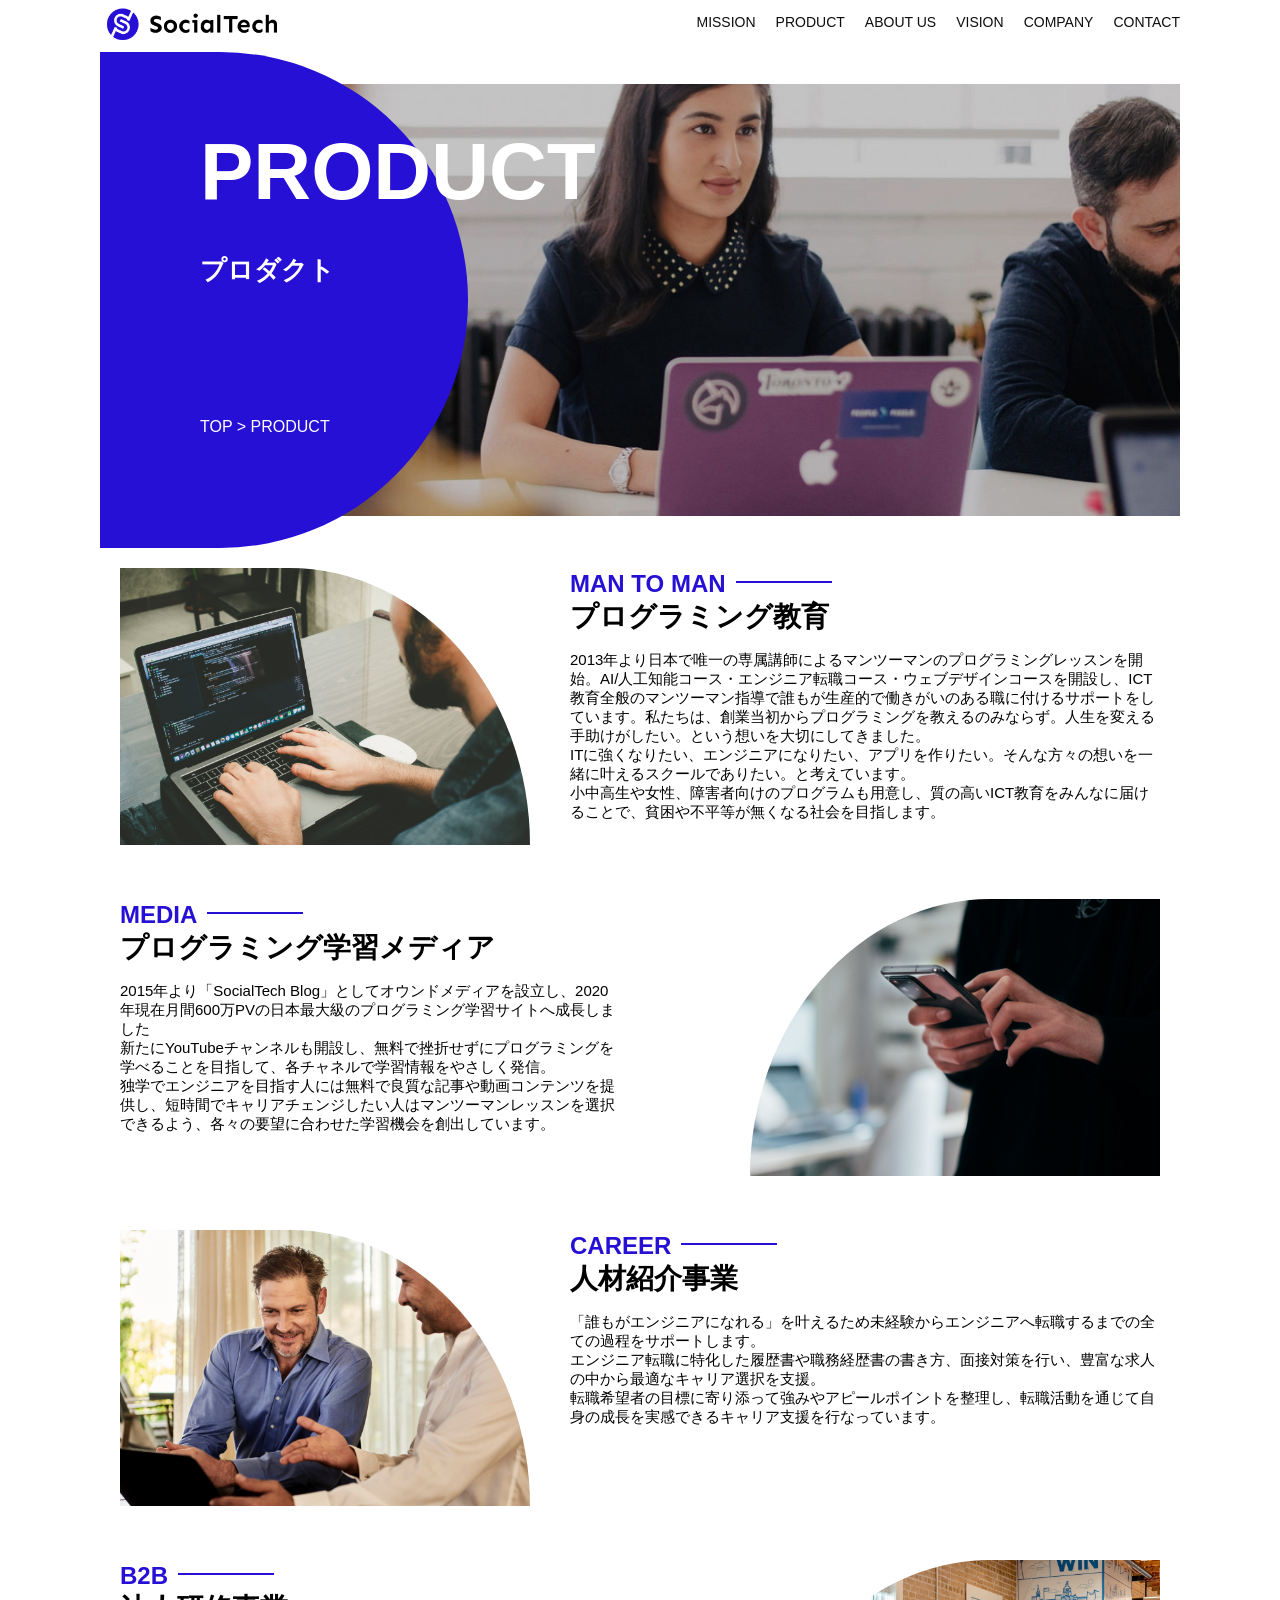
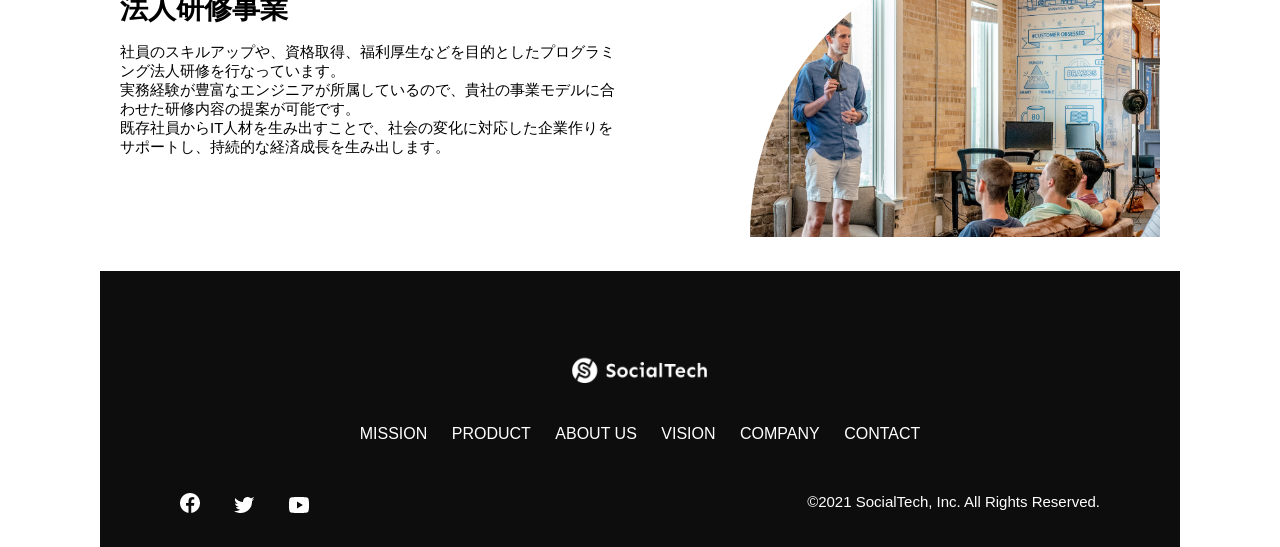
<file: product.html>
<!DOCTYPE html>
<html>
  <head>
    <title>SocialTech -PRODUCT プロダクト-</title>
    <meta charset="UTF-8">
    <meta name="description" content="SocialTechの4つのプロダクトを紹介します">
    <meta name="viewport" content="width=device-width, initial-scale=1.0">
    <link rel="stylesheet" href="style.css">
  </head>

  <body>
    <!-- ヘッダー -->
    <header>
      <!-- ロゴ -->
      <a href="index.html" id="logo">
        <img src="images/logo.png" alt="トップページに戻る">
      </a>

      <!--　PC用ナビゲーション　-->
      <nav id="nav-pc">
        <ul>
          <li><a href="mission.html">MISSION</a></li>
          <li><a href="product.html">PRODUCT</a></li>
          <li><a href="index.html#aboutus">ABOUT US</a></li>
          <li><a href="index.html#vision">VISION</a></li>
          <li><a href="index.html#company">COMPANY</a></li>
          <li><a href="index.html#contact">CONTACT</a></li>
        </ul>
      </nav>

      <!-- スマホ用メニューボタン　-->
      <button id="menu-sp" onclick="document.getElementById('nav-sp').style.display = 'block'">
        <img src="images/button-menu.png" alt="ナビゲーションメニューを開く">
      </button>

      <!-- スマホ用ナビゲーション -->
      <div id="nav-sp">
        <button id="close" onclick="document.getElementById('nav-sp').style.display = 'none'">
          <img src="images/button-close.png" alt="ナビゲーションを閉じる">
        </button>

        <nav>
         <ul>
          <li>
            <a id="logo-sp" href="index.html" onclick="document.getElementById('nav-sp').style.display = 'none'"><img src="images/logo-sp.png" alt="トップメニューに戻る"></a>
          </li>
          <li><a class="menu" href="mission.html" onclick="document.getElementById('nav-sp').style.display = 'none'">MISSION</a></li>
          <li><a class="menu" href="product.html" onclick="document.getElementById('nav-sp').style.display = 'none'">PRODUCT</a></li>
          <li><a class="menu" href="index.html#aboutus" onclick="document.getElementById('nav-sp').style.display = 'none'">ABOUT US</a></li>
          <li><a class="menu" href="index.html#vision" onclick="document.getElementById('nav-sp').style.display = 'none'">VISION</a></li>
          <li><a class="menu" href="index.html#company" onclick="document.getElementById('nav-sp').style.display = 'none'">COMPANY</a></li>
          <li><a class="menu" href="index.html#contact" onclick="document.getElementById('nav-sp').style.display = 'none'">CONTACT</a></li>
         </ul>
        </nav>
        <div id="sns">
          <a href="https://www.facebook.com/sejuku2013">
            <img src="images/button-facebook.png" alt="Facebookのリンク">
          </a>
          <a href="https://twitter.com/samuraijuku">
            <img src="images/button-twitter.png" alt="Twitterのリンク">
          </a>
          <a href="https://www.youtube.com/channel/UCCFOQO5aDK0xXam4cUQXT8g">
            <img src="images/button-youtube.png" alt="YouTubeのリンク">
          </a>
        </div>
      </div>
    </header>

    <main>
      <article>
        <section id="product-main">
          <div class="product-main-inner">
            <div id="product-title">
              <h1>PRODUCT<br><span>プロダクト</span></h1>
              <p>TOP > PRODUCT</p>
            </div>
          </div>
        </section>

        <section class="product-section product-section-left">
          <div class="product-section-img">
            <img src="images/product/product-mantoman.png" alt="PCでコードを書く男性">
          </div>
          <div class="product-read">
            <h2 class="product-h2">MAN TO MAN</h2>
            <h3 class="product-h3">プログラミング教育</h3>
            <p>
              2013年より日本で唯一の専属講師によるマンツーマンのプログラミングレッスンを開始。AI/人工知能コース・エンジニア転職コース・ウェブデザインコースを開設し、ICT教育全般のマンツーマン指導で誰もが生産的で働きがいのある職に付けるサポートをしています。私たちは、創業当初からプログラミングを教えるのみならず。人生を変える手助けがしたい。という想いを大切にしてきました。<br>ITに強くなりたい、エンジニアになりたい、アプリを作りたい。そんな方々の想いを一緒に叶えるスクールでありたい。と考えています。<br>小中高生や女性、障害者向けのプログラムも用意し、質の高いICT教育をみんなに届けることで、貧困や不平等が無くなる社会を目指します。
            </p>
          </div>
        </section>

        <section class="product-section product-section-right">
          <div class="product-read">
            <h2 class="product-h2">MEDIA</h2>
            <h3 class="product-h3">プログラミング学習メディア</h3>
            <p>2015年より「SocialTech Blog」としてオウンドメディアを設立し、2020年現在月間600万PVの日本最大級のプログラミング学習サイトへ成長しました<br>新たにYouTubeチャンネルも開設し、無料で挫折せずにプログラミングを学べることを目指して、各チャネルで学習情報をやさしく発信。<br>独学でエンジニアを目指す人には無料で良質な記事や動画コンテンツを提供し、短時間でキャリアチェンジしたい人はマンツーマンレッスンを選択できるよう、各々の要望に合わせた学習機会を創出しています。</p>
          </div>
          <div class="product-section-img">
            <img src="images/product/product-media.png" alt="スマートフォンを操作する人">
          </div>
        </section>

        <section class="product-section product-section-left">
          <div class="product-section-img">
            <img src="images/product/product-career.png" alt="笑顔で話し合う2人の男性">
          </div>
          <div class="product-read">
            <h2 class="product-h2">CAREER</h2>
            <h3 class="product-h3">人材紹介事業</h3>
            <p>「誰もがエンジニアになれる」を叶えるため未経験からエンジニアへ転職するまでの全ての過程をサポートします。<br>エンジニア転職に特化した履歴書や職務経歴書の書き方、面接対策を行い、豊富な求人の中から最適なキャリア選択を支援。<br>転職希望者の目標に寄り添って強みやアピールポイントを整理し、転職活動を通じて自身の成長を実感できるキャリア支援を行なっています。<br></p>
          </div>
        </section>

        <section class="product-section product-section-right">
          <div class="product-read">
            <h2 class="product-h2">B2B</h2>
            <h3 class="product-h3">法人研修事業</h3>
            <p>社員のスキルアップや、資格取得、福利厚生などを目的としたプログラミング法人研修を行なっています。<br>実務経験が豊富なエンジニアが所属しているので、貴社の事業モデルに合わせた研修内容の提案が可能です。<br>既存社員からIT人材を生み出すことで、社会の変化に対応した企業作りをサポートし、持続的な経済成長を生み出します。</p>
          </div>
          <div class="product-section-img">
            <img src="images/product/product-b2b.png" alt="講演中も男性とそれを聴く人々">
          </div>
        </section>
        
      </article>
    </main>

    <footer>
      <div id="footer-logo">
        <img src="images/logo-sp.png" alt="SocialTech">
      </div>
      <div id="footer-link">
        <a href="mission.html">MISSION</a>
        <a href="product.html">PRODUCT</a>
        <a href="index.html#aboutus">ABOUT US</a>
        <a href="index.html#vision">VISION</a>
        <a href="index.html#company">COMPANY</a>
        <a href="index.html#contact">CONTACT</a>
      </div>
      <div id="sns-footer">
        <div class="sns-btns">
          <a href="https://www.facebook.com/sejuku2013"><img src="images/button-facebook.png" alt="Facebookのリンク"></a>
          <a href="https://twitter.com/samuraijuku"><img src="images/button-twitter.png" alt="Twitterのリンク"></a>
          <a href="https://www.youtube.com/channel/UCCFOQO5aDK0xXam4cUQXT8g"><img src="images/button-youtube.png" alt="YouTubeのリンク"></a>
        </div>
        <p id="copyright">&copy;2021 SocialTech, Inc. All Rights Reserved.</p>
      </div>
    </footer>
    
  </body>
</html>
</file>
<file: style.css>
/* PC、スマホ共通スタイル */
 * {
   box-sizing: border-box;
}

p {
  font-size: 15px;
}

body {
  max-width: 1080px;
  margin: 0 auto 0 auto;  
  font-family: "Source Sans Pro", "Hiragino Kaku Gothic ProN", Meiryo, Arial, sans-serif;
}

/* ヘッダー */
header {
display: flex;
justify-content: space-between;
} 

/* ナビゲーションのレイアウト */
#nav-pc {
  font-size: 14px;
}

#nav-pc ul {
  display: flex;
  padding-left: 0;
}

#nav-pc li {
  list-style: none;
}

/* ナビゲーションのリンクの装飾設定 */
#nav-pc a {
  text-decoration: none;
  margin-left: 20px;
  color: #0d0d0d;
}

#nav-pc a:hover {
  text-decoration: underline;
}

/* スマホ用ナビを非表示 */
#nav-sp,
#menu-sp {
  display: none;
}

/* メインビジュアル*/
#main-visual {
  position: relative;
  height: 400px;
}

#main-message {
  position: absolute;
  top: 0;
  left: 0;
  background-color: #2710d5;
  color: #ffffff;
  border-radius: 0 0 476px 0;
  max-width: 620px;
  height: 100%;
  width: 100%;
  z-index: 11;
}

#main-message h1 {
  font-size: 60px;
  margin: 100px 0 0 50px;
}

#main-message > p { 
  font-size: 28px;
  margin: 0 0 0 50px;
}
 
#main-visual > img {
  max-width: 620px;
  border-radius: 476px 0 0 0;
  position: absolute;
  top: 0;
  right: 0;
  z-index: 10;
}

/* 見出し */
h2 {
   margin: 40px 0 0 0;
}
  
h2::after {
   content: url("images/line.png");
   margin-left: 10px;
}

h3 {
   font-size: 27px;
}

/* ミッション */
#mission {
  margin: 80px auto 80px auto;
}

#mission-flex {
  display: flex;
}
  
#mission-flex > div {
  width: 50%;
  margin: 20px;
}

#mission-photo {
  width: 100%;
}

#s2dgs {
  margin-top: 50px;
  width: 100%;
}

/* プロダクト */
#product {
  background-color: #fafafa;
  margin: 80px 0 80px 0;
  padding: 10px 40px 0px 40px;
}
 
/* 外枠 */
#product .product-flex {
  margin-top: 40px;
  display: flex;
}
 
/* 左のカラム */
#product-left {
  width: 50%;
  margin-right: 20px;
}
 
/* 右のカラム */
#product-right {
  width: 50%;
  margin-left: 20px;
  margin-top: 80px;
}
 
/* 画像＋説明の枠 */
#product-left > div {
  position: relative;
  height: 480px;
  margin-right: 20px;
}
#product-right > div {
  position: relative;
  height: 480px;
  margin-left: 20px;
}

/* 画像 */
.product-photo {
  width: 100%;
}

 /* 説明文の枠 */
 .product-explain {
   background-color: #ffffff;
   position: absolute;
   left: 0;
   bottom: 50px;
   margin: 0 40px 0 40px;
   padding: 20px;
   box-shadow: 5px 5px 10px rgba(0, 0, 0, 0.05);
 }
 
 /* 説明文の英語 */
 .product-explain > span {
   color: #2710d5;
   font-weight: bold;
   font-size: 16px;
   margin: 0px;
 }
 
 /* 説明文の見出し */
 .product-explain > h3 {
   margin: 5px 0 5px 0;
 }
 
 /* 説明文 */
 .product-explain > p {
   font-size: 14px;
   margin: 0;
 }
 
 /* もっと見るボタン */
 #product-more {
   text-align: center;
 }
 
 #product-more a {
   position: relative;
   bottom: -42px;
 }

 /* ABOUT US */
 #aboutus {
   margin: 80px auto 80px auto;
 }

 /* 3つの組織文化と画像を入れる枠 */
 #aboutus > div {
   display: flex;
 }

 /* 画像 */
 .culture-img {
   width: 50%;
   align-self: flex-start;
 }

 .culture-img2 {
   margin-top: 50px;
   width: 100%;
 }

 /* 3つの組織文化の表 */
 .culture-table {
   margin-right: 50px;
 }

 /* 番号 */
 .culture-num {
   font-size: 80px;
   color: #2710d5;
   padding: 0 20px 0 0;
 }

 /* 見出し */
 .culture-table th {
   text-align: left;
   font-size: 28px;
   font-weight: bold;
 }

 /* 組織文化英語 */
 .culture-en {
   color: #2710d5;
   font-size: 24px;
 }

 /* 説明文 */
 .culture-description {
  margin: 0;
 }

 /* ビジョン */
 #vision {
   margin: 80px auto 80px auto;
 }
 
 /* セクション内の外枠*/
 #vision > div {
   display: flex;
   justify-content: space-between;
   flex-wrap: wrap;
 }
 
 /*7つの行動指針の枠*/
 .vision-box {
   width: 300px;
   height: 300px;
   margin-bottom: 30px;
   position: relative;
 }

 .vision-box > img {
   width: 100%;
   position: relative;
   z-index: 30;
 }
 
 .vision-box > div {
   position: absolute;
   top: 0;
   left: 0;
   z-index: 31;
   margin-right: 20px;
 }

 .vision-box > div > h4 {
   color: #2710d5;
   font-size: 19px;
   margin: 80px 0 0 0;
 }

 .vision-box > div > h4::first-letter {
   font-size: 40px;
 }

 .vision-box > div > h5 {
   font-size: 20px;
   margin: 0 0 0 0;
 }

 .vision-box > div > p {
   margin: 10px 0 0 0;
 }

 /*　会社概要 */
 #company {
  margin: 80px auto 80px auto;
 }

 #company-table {
  width: 100%;
 }

 .tableheader {
  text-align: left;
  padding: 20px;
  border-bottom-color: #2710d5;
  border-bottom-width: 1px;
  border-bottom-style: solid;
 }

 .tableheader-first {
  border-top-color: #2710d5;
  border-top-width: 1px;
  border-top-style: solid;
  width: 100px;
 }

 .cell {
   padding: 30px;
   border-bottom-color: #ececec;
   border-bottom-width: 1px;
   border-bottom-style: solid;
 }

 .cell-first {
  border-top-color: #ececec;
  border-top-width: 1px;
  border-top-style: solid;
 }

 #company > iframe {
  width: 100%;
  height: 368px;
  margin-top: 40px;
 }

 /* お問い合わせ */
 #contact {
   margin: 80px auto 80px auto;
 }


 /* 外枠 */
 #contact > form > div {
   display: flex;
   flex-direction: row;
   flex-wrap: wrap;
   padding-bottom: 30px;
 }

 /* 左列の見出し */
 .contact-heading {
   width: 240px;
   align-self: center;
 }
 /* 見出しのラベル */
 .contact-label {
   font-weight: bold;
 }

 /* 必須　*/
 .contact-span {
  color: #ce2222;
  margin: 0 0 0 20px;
  font-weight: bold;
 }

 /* テキストボックス */
 .contact-textbox {
  border-top: 0px;
  border-left: 0px;
  border-right: 0px;
  border-bottom-width: 1px;
  border-bottom-color: #707070;
  border-style: solid;
  background-color: #fafafa;
  width: 400px;
  height: 56px;
 }

 /* お問い合わせ内容のテキストエリア */
 .contact-textarea {
   border-top: 0px;
   border-left: 0px;
   border-right: 0px;
   border-bottom-width: 1px;
   border-bottom-color: #707070;
   background-color: #fafafa;
   width: 400px;
   height: 200px;
 }

 /* 個人情報の取り扱い */
 #contact dt {
   font-weight: bold;
 }

 #contact dd {
   margin: 0 0 16px 0;
 }

 #contact dd p {
   margin: 0;
 }

 #contact dd ul {
   padding-left: 0;
 }

 #contact dd li {
   margin-bottom: 0;
   list-style: none;
 }

 /* フッター */
 footer {
  background-color: #0d0d0d;
  text-align: center;
  padding: 80px 80px 30px 80px;
 }

 #footer-logo {
  margin-bottom: 30px;
 }

 #footer-link {
  margin-bottom: 50px;
 }

 #footer-link > a {
  text-decoration: none;
  margin: 10px;
  color: #ffffff;
 }
   
 #footer-link > a:hover {
  text-decoration: underline;
 }

 #sns-footer {
  display: flex;
  justify-content: space-between;
 }

 #sns-footer a {
  margin-right: 30px;
 }

 #copyright {
  color: #ffffff;
  margin: 0;
 }

   /* mission.html用スタイル */
  /* ミッションのメインビジュアル */
  .mission-main-inner {
    background-image: url("images/mission/mission-main.png");
    background-repeat: no-repeat;
    background-position-y: center;
  }

  #mission-title {
    background-color: #2710d5;
    width: 368px;
    color: #ffffff;
    height: 496px;
    border-radius: 0 248px 248px 0;
    position: relative;
  }

  #mission-title h1 {
    position: absolute;
    top: 0;
    left: 100px;
    font-size: 80px;
    line-height: 1;
  }

  #mission-title h1 span {
    font-size: 26px;
  }

  #mission-title > p {
    position: absolute;
    top: 350px;
    left: 100px;
    font-size: 16px;
  }
  
    /* ミッションページ S2DGSの設定 */
  #mission-s2dgs {
    padding: 20px;
  }

  .mission-h2 {
    color: #2710d5;
    font-size: 40px;
  }

  .mission-h2::after {
    content: none;
  }

  /* ミッションページ  5つのゴールの設定 */
  #mission-five-goals {
    padding: 20px;
    display: flex;
  }

  #mission-five-goals .five-goals-image {
    width: 30%;
    padding: 20px;
  }

  #mission-five-goals .five-goals-image img {
    width: 100%;
  }

  #mission-five-goals .five-goals-read {
    width: 70%;
    padding: 20px;
  }

  #mission-five-goals .five-goals-read > div {
    margin-bottom: 40px;
  }

  .fivegoals-image-right {
    float: right;
    margin: 20px;
  }

  .fivegoals-image-left {
    float: left;
    margin: 20px;
  }

  .fivegoals-number {
    color: #2710d5;
    font-size: 48px;
    font-weight: bold;
    margin: 0;
  }

  .fivegoals-h3 {
    font-size: 28px;
    margin: 0;
  }

  .fivegoals-p {
    margin: 0;
  }

  /* プロダクトのページ */
  .product-main-inner {
    background-image: url("images/product/product-main.png");
    background-repeat: no-repeat;
    background-position-y: center;
  }

  #product-title {
    background-color: #2710d5;
    width: 368px;
    color: #ffffff;
    height: 496px;
    border-radius: 0 248px 248px 0;
    position: relative;
  }

  #product-title h1 {
    position: absolute;
    top: 0;
    left: 100px;
    font-size: 80px;
    line-height: 1;
  }

  #product-title h1 span {
    font-size: 26px;
  }

  #product-title > p {
    position: absolute;
    top: 350px;
    left: 100px;
    font-size: 16px;
  }

  /* セクション */
  .product-section {
    display: flex;
    padding: 20px 20px 0;
  }

  .product-section .product-section-img {
    width: 450px;
    }

  /* 左が画像のセクション*/
  .product-section-left .product-section-img img {
    width: 100%;
    padding: 0 40px 30px 0;
    border-radius: 0 432px 0 0;
  }

  .product-section-left .product-read {
    width: 50%;
    flex-grow: 1;
  }

  .product-section-left .product-read p {
    margin-bottom: 0;
  }

  /* 右が画像のセクション*/
  .product-section-right {
    justify-content: space-between;
  }

  .product-section-right .product-section-img img {
    width: 100%;
    padding: 0 0 30px 40px;
    border-radius: 432px 0 0 0;
  }

  .product-section-right .product-read {
    width: 500px;
  }

  .product-h2 {
    color: #2710d5;
    font-size: 24px;
    margin: 0;
  }

  .product-h3 {
    font-size: 28px;
    margin: 0;
  }



/*====================
 スマートフォン用のスタイル
====================*/
@media screen and (max-width: 767px) {
  /* PC用ナビゲーション非表示 */
  #nav-pc {
    display: none;
  }

  /* ハンバーガーメニュー */
  #menu-sp {
    display: block;
    background-color: transparent;
    float: right;
    padding: 0;
    border: none;
  }

  /* スマホ用ナビゲーションの表示切替*/
  /* 初期状態、レイアウトと非表示設定*/
  #nav-sp {
    background-color: #2710d5;
    position: fixed;
    left: 0;
    top: 0;
    height: 100%;
    width: 100%;
    display: none;
    z-index: 100;
  }

  /* ✖️ボタン */
  #close {
   position: absolute;
   top: 20px;
   right: 20px;
   background-color: transparent;
   border: none;
  }

  #nav-sp nav ul {
    padding-left: 0;
  }

  #nav-sp nav li {
    list-style: none;
  }

  /* ナビゲーションメニュー用ロゴ */
  #logo-sp {
    margin: 80px 0 30px 20px;
  }

  /* ナビゲーション用のリンクの装飾設定 */
  #nav-sp nav a {
    display: block;
    color: #ffffff;
  }

  #nav-sp nav a:hover {
    text-decoration: underline;
  }

  #nav-sp .menu {
    text-decoration: none;
    margin: 0 20px 0 20px;
    height: 44px;
    font-size: 16px;
    background-image: url("images/arrow.png");
    background-repeat: no-repeat;
    background-position: right top;
  }
  #sns {
    position: absolute;
    bottom: 20px;
    left: 20px;
  }

  #sns > a {
    margin-right: 30px;
  }

  /* メインビジュアル */
  #main-visual {
   position: relative;
   height: 470px;
  }

  #main-visual > div {
    text-align: center;
    height: 280px;
  }

  #main-visual h1 {
    font-size: 28px;
    margin: 90px 0 0 0;
  }

  #main-visual > div > p {
    margin: 0;
    font-size: 15px;
  }

  #main-visual > img {
    width:100%;
    border-radius: 476px 0 0 0;
    top: auto;
    bottom: 0;
  }

  /*見出し*/
  h2 {
    margin: 15px 0 15px 0;
  }

  h3 {
    font-size: 24px;
    margin: 10px 0 0 0;
  }

  /* ミッション */
   #mission {
    margin: 20px 0 20px 0;
    padding: 0 20px 0 20px;
  }

  #mission-flex {
    flex-direction: column;
  }

  #mission-flex > div {
    width: 100%;
    margin: 0;
  }
  
  /* プロダクト */
   #product {
     margin: 0;
     padding: 10px 20px 0 20px;
   }
  
  /* 外枠　*/
  #product .product-flex {
    flex-direction: column;
    margin-top: 0;
  }

   /* 左右のカラム　スマホでは縦並び */
   #product-left,
   #product-right {
     width: 100%;;
     margin: 0;
   }

   /* 画像+説明の枠 */
   #product-left > div,
   #product-right > div {
    height: auto;
    margin: 0;
   }

   /* 説明文の枠 */
   .product-explain {
     position: relative;
     margin: 0;
   }

   .product-explain > h3 {
     margin: 10px 0 10px 0;
     font-size: 24px;
   }

   /* もっと見るボタン */
   #product-more {
     text-align: left;
   }
  /* ABOUT US */
  #aboutus {
    margin: 80px 20px 80px 20px;
  }

  #aboutus > div {
    flex-direction: column;
  }

  .culture-table th {
    font-size: 16px;
  }

  .culture-table {
    margin-right: 0;
    padding-right: 20px;
    order: 2;
  }

  .culture-img {
    width: 100%;
    order: 1;
  }

  .culture-img2 {
    margin-top: 0;
  }

  .culture-num {
    padding: 0;
  }

  .culture-description {
    margin: 0;
  }

  /* ビジョン */
  #vision {
     margin: 80px 20px 80px 20px;
  }

  .vision-box > img {
    position: absolute;
    top: 0;
    left: 0;
  }

  .vision-box > div > h4 {
    margin: 60px 0 0 0;
  }

  /* 会社概要 */
  #company {
    margin: 0 20px 0 20px;
  }

  #campany > h3 {
    margin-bottom: 20px;
  }

  .tableheader {
    width: 50px;
  }

  .cell {
    padding: 20px;
  }

  #company > iframe {
    height: 240px;
  }

  /* お問い合わせ */
  #contact {
    margin: 80px 20px 80px 20px;
  }
  
  #contact > h3 {
    margin-bottom: 20px;
  }

  #contact > form > div {
    flex-direction: column;
    margin-bottom: 20px;
  }

  .contact-heading {
    align-self: auto;
    margin-bottom: 20px;
  }

  .contact-textbox {
    min-width:300px;
    width: 100%;
  }

  .contact-textarea {
    height: 150px;
    width: 100%;
  }

  .radiobutton {
    margin-bottom: 20px;
  }

  /* フッター */
  footer {
    padding: 30px 20px 50px 20px;
    text-align: left;
  }

  #footer-link > a {
    margin: 0 20px 30px 0;
    display: block;
    background-image: url("images/arrow.png");
    background-repeat: no-repeat;
    background-position: right top;
  }

  #footer-link > a:hover {
    text-decoration: underline;
  }

  #sns-footer {
    flex-direction: column;
    justify-content: flex-start;
  }

  #copyright {
    font-size: 12px;
    margin-top:30px;
  }

  /* mission.html用スタイル */
  /* ミッションのメインビュジュアル */
  #mission-main {
    height: 256px;
    margin-top: 4%;
    position: relative;
  }

  .mission-main-inner {
    height: 80%;
    background-size: cover;
  }

  #mission-title {
  width: 136px;
  height: 256px;
  position: absolute;
  top: -10%;
  }

  #mission-title h1 {
    left: 20px;
    font-size: 40px;
  }

  #mission-title h1 span {
    font-size: 18px;
  }

  #mission-title > p {
    top: 180px;
    left: 20px;
    font-size: 13px;
  }

  /* ミッションページ S2DGSの設定 */
    .mission-h2 {
      font-size: 38px;
      margin: 0px;
    }

    .mission-h2::after {
       content: none;
    }

    #mission-s2dgs > img {
      width: 100%;
    }

    /* ミッションページ 5つのゴールの設定 */
     #mission-five-goals {
      flex-direction: column;
     }

     #mission-five-goals > div {
      padding: 0;
     }

     #mission-five-goals .five-goals-image,
     #mission-five-goals .five-goals-read {
      width: 100%;
      padding: 0;
     }

     #mission-five-goals .five-goals-read > div {
      display: flex;
      flex-direction: column;
     }

     .fivegoals-image-right,
     .fivegoals-image-left {
       align-self: center;
     }

     /* プロダクトページ */
     #product-main {
      height: 256px;
      margin-top: 4%;
      position: relative;
     }

     .product-main-inner {
      height: 80%;
      background-size: cover;
     }

     #product-title {
      width: 136px;
      height: 256px;
      position: absolute;
      top: -10%;
     }

     #product-title h1 {
      left:20px;
      font-size: 40px;
     }

     #product-title h1 span {
      font-size: 18px;
     }

     #product-title > p {
      top: 180px;
      left: 20px;
      font-size: 13px;
     }

     /* セクション */
     .product-section {
      flex-direction: column;
     }

     .product-section .product-section-img {
      width: 100%;
     }

     .product-section .product-section-img img {
      width: 100%;
      padding: 0;
     }

     /* 左が画像のセクション */
     .product-section-left .product-section-img img {
      border-radius: 0 300px 0 0;
     }

     .product-section-left .product-read {
      width: 100%;
      flex-grow: 1;
     }

     /* 右が画像のセクション*/
     .product-section-right .product-section-img img {
      order: 1;
      border-radius: 300px 0 0 0; 
     }

     .product-section-right .product-read {
      order: 2;
      width: 100%;
     }



    













}
</file>
